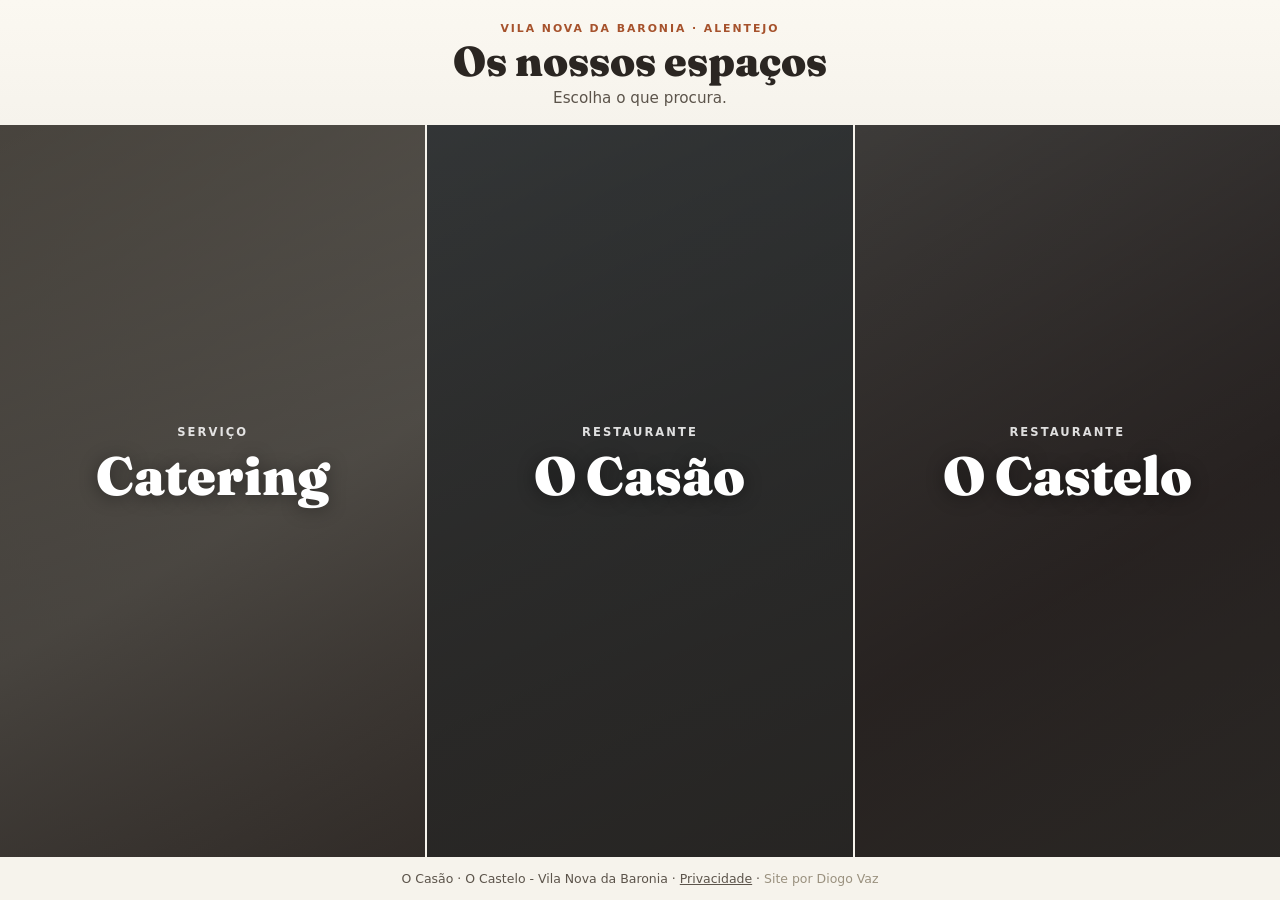
<file: index.html>
<!DOCTYPE html>
<html lang="pt-PT">
<head>
  <meta charset="UTF-8">
  <meta name="viewport" content="width=device-width, initial-scale=1">
  <title>O Casão · O Castelo · Catering - Vila Nova da Baronia</title>
  <meta name="description" content="Dois restaurantes de cozinha alentejana em Vila Nova da Baronia e serviço de catering. Escolha o que procura.">
  <meta name="theme-color" content="#1E5A78">
  <link rel="canonical" href="https://ocasao.pt/">

  <link rel="icon" href="/favicon.svg" type="image/svg+xml">
  <link rel="apple-touch-icon" href="/favicon.svg">
  <link rel="manifest" href="/site.webmanifest">

  <meta property="og:type" content="website">
  <meta property="og:locale" content="pt_PT">
  <meta property="og:title" content="O Casão · O Castelo · Catering">
  <meta property="og:description" content="Dois restaurantes alentejanos e serviço de catering em Vila Nova da Baronia.">
  <meta property="og:url" content="https://ocasao.pt/">
  <meta property="og:image" content="https://ocasao.pt/img/og.jpg">
  <meta name="twitter:card" content="summary_large_image">

  <link rel="preload" href="fonts/fraunces-latin.woff2" as="font" type="font/woff2" crossorigin>
  <link rel="stylesheet" href="fonts.css">

  <link rel="stylesheet" href="portal.css">
</head>
<body class="portal">

  <a class="skip-link" href="#painel-casao">Saltar para as opções</a>

  <header class="portal-cabec">
    <p class="portal-sobrenome">Vila Nova da Baronia · Alentejo</p>
    <h1 class="portal-titulo">Os nossos espaços</h1>
    <p class="portal-intro">Escolha o que procura.</p>
  </header>

  <main class="portal-grid" id="painel-casao">

    <!-- ───────── CATERING ───────── -->
    <a class="painel painel-catering" href="catering.html" aria-label="Catering - ver mais">
      <span class="painel-fundo" aria-hidden="true"></span>
      <span class="painel-overlay" aria-hidden="true"></span>
      <span class="painel-conteudo">
        <span class="painel-etiqueta">Serviço</span>
        <span class="painel-titulo">Catering</span>
        <span class="painel-cta">
          Em breve
          <svg viewBox="0 0 24 24" width="18" height="18" fill="none" stroke="currentColor" stroke-width="2" aria-hidden="true"><path d="M5 12h14M13 6l6 6-6 6"/></svg>
        </span>
      </span>
    </a>

    <!-- ───────── O CASÃO ───────── -->
    <a class="painel painel-casao painel-ativo-inicial" href="casao.html" aria-label="O Casão - restaurante de cozinha alentejana">
      <span class="painel-fundo" aria-hidden="true"></span>
      <span class="painel-overlay" aria-hidden="true"></span>
      <span class="painel-conteudo">
        <span class="painel-etiqueta">Restaurante</span>
        <span class="painel-titulo">O Casão</span>
        <span class="painel-cta">
          Ver
          <svg viewBox="0 0 24 24" width="18" height="18" fill="none" stroke="currentColor" stroke-width="2" aria-hidden="true"><path d="M5 12h14M13 6l6 6-6 6"/></svg>
        </span>
      </span>
    </a>

    <!-- ───────── O CASTELO ───────── -->
    <a class="painel painel-castelo" href="castelo.html" aria-label="O Castelo - restaurante de ambiente histórico">
      <span class="painel-fundo" aria-hidden="true"></span>
      <span class="painel-overlay" aria-hidden="true"></span>
      <span class="painel-conteudo">
        <span class="painel-etiqueta">Restaurante</span>
        <span class="painel-titulo">O Castelo</span>
        <span class="painel-cta">
          Ver
          <svg viewBox="0 0 24 24" width="18" height="18" fill="none" stroke="currentColor" stroke-width="2" aria-hidden="true"><path d="M5 12h14M13 6l6 6-6 6"/></svg>
        </span>
      </span>
    </a>

  </main>

  <footer class="portal-rodape">
    <p>O Casão · O Castelo - Vila Nova da Baronia · <a href="privacidade.html">Privacidade</a> · <span>Site por Diogo Vaz</span></p>
  </footer>

  <script src="portal.js"></script>
</body>
</html>
</file>
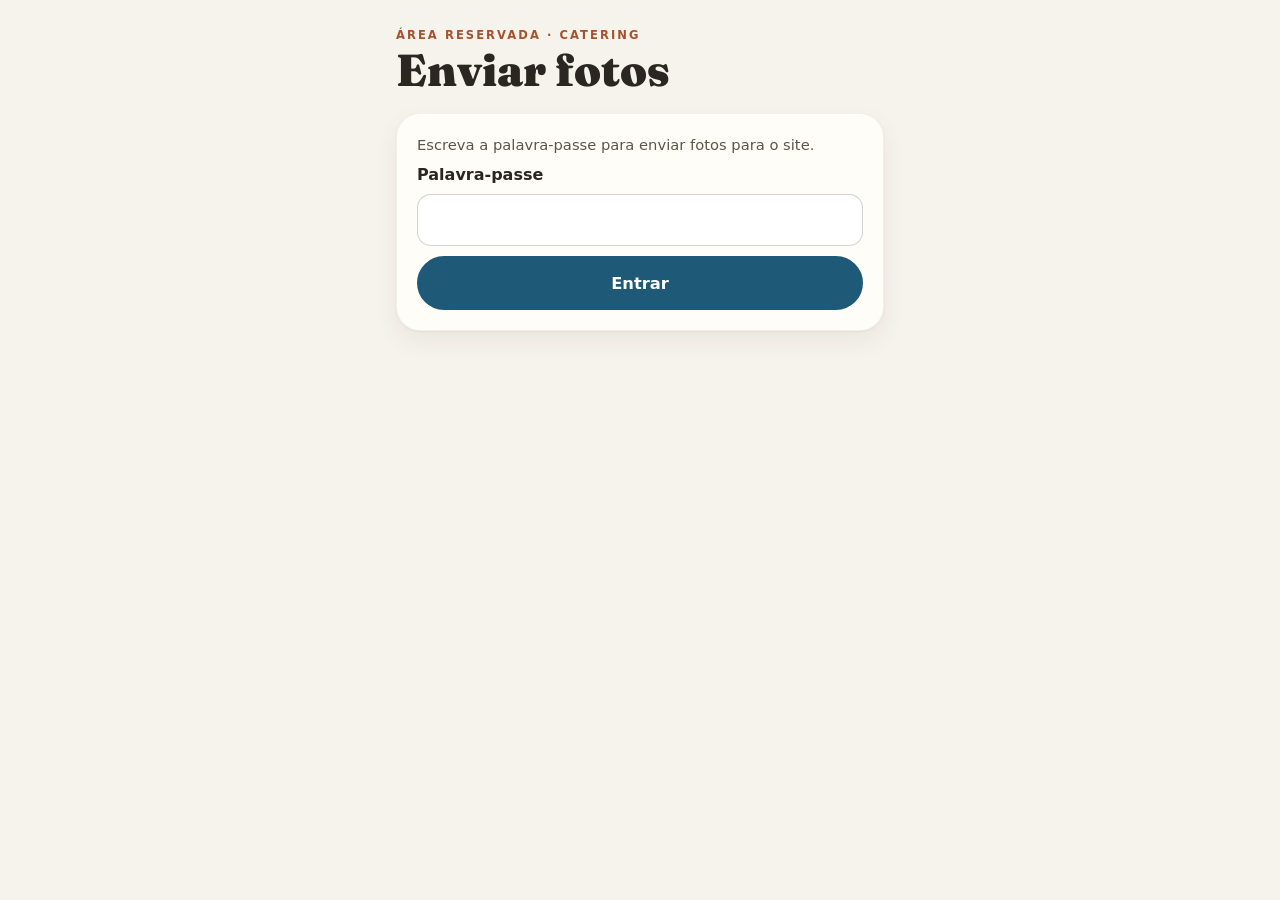
<file: fotos.html>
<!DOCTYPE html>
<html lang="pt-PT">
<head>
  <meta charset="UTF-8">
  <meta name="viewport" content="width=device-width, initial-scale=1">
  <title>Enviar fotos | Catering · O Casão</title>
  <meta name="robots" content="noindex, nofollow">
  <meta name="theme-color" content="#1E5A78">
  <link rel="icon" href="/favicon.svg" type="image/svg+xml">
  <link rel="preload" href="fonts/fraunces-latin.woff2" as="font" type="font/woff2" crossorigin>
  <link rel="stylesheet" href="fonts.css">
  <link rel="stylesheet" href="portal.css">
  <link rel="stylesheet" href="fotos.css">
</head>
<body class="fotos-pagina">

  <main class="fotos-main">
    <p class="fotos-etiqueta">Área reservada · Catering</p>
    <h1 class="fotos-titulo">Enviar fotos</h1>

    <!-- 1. Palavra-passe -->
    <form id="f-login" class="fotos-cartao" autocomplete="on">
      <p class="fotos-ajuda">Escreva a palavra-passe para enviar fotos para o site.</p>
      <label class="fotos-rotulo" for="f-senha">Palavra-passe</label>
      <input class="fotos-campo" id="f-senha" type="password" autocomplete="current-password" required>
      <p class="fotos-erro" id="f-login-erro" role="alert" hidden></p>
      <button class="fotos-btn fotos-btn-cheio" type="submit" id="f-entrar">Entrar</button>
    </form>

    <!-- 2. Envio -->
    <section id="f-app" hidden>
      <div class="fotos-cartao">
        <label class="fotos-rotulo" for="f-album">1. Em que álbum ficam as fotos?</label>
        <select class="fotos-campo" id="f-album"></select>
        <div id="f-novo-caixa" hidden>
          <label class="fotos-rotulo" for="f-novo">Nome do álbum novo</label>
          <input class="fotos-campo" id="f-novo" type="text" maxlength="60" placeholder="Ex.: Casamento da Ana" autocomplete="off">
          <p class="fotos-nota">Só letras, números, espaços, hífen e ponto.</p>
        </div>
      </div>

      <div class="fotos-cartao">
        <p class="fotos-rotulo">2. Escolha as fotos</p>
        <label class="fotos-btn fotos-btn-borda" for="f-ficheiros">Escolher fotos do telemóvel</label>
        <input class="fotos-oculto" id="f-ficheiros" type="file" accept="image/*" multiple>
        <p class="fotos-nota" id="f-contagem">Nenhuma foto escolhida.</p>
        <ul class="fotos-lista" id="f-lista"></ul>
      </div>

      <button class="fotos-btn fotos-btn-cheio" type="button" id="f-enviar" disabled>Enviar fotos</button>
      <p class="fotos-estado" id="f-estado" role="status" aria-live="polite"></p>

      <button class="fotos-sair" type="button" id="f-sair">Sair</button>
    </section>
  </main>

  <script src="fotos.js"></script>
</body>
</html>
</file>
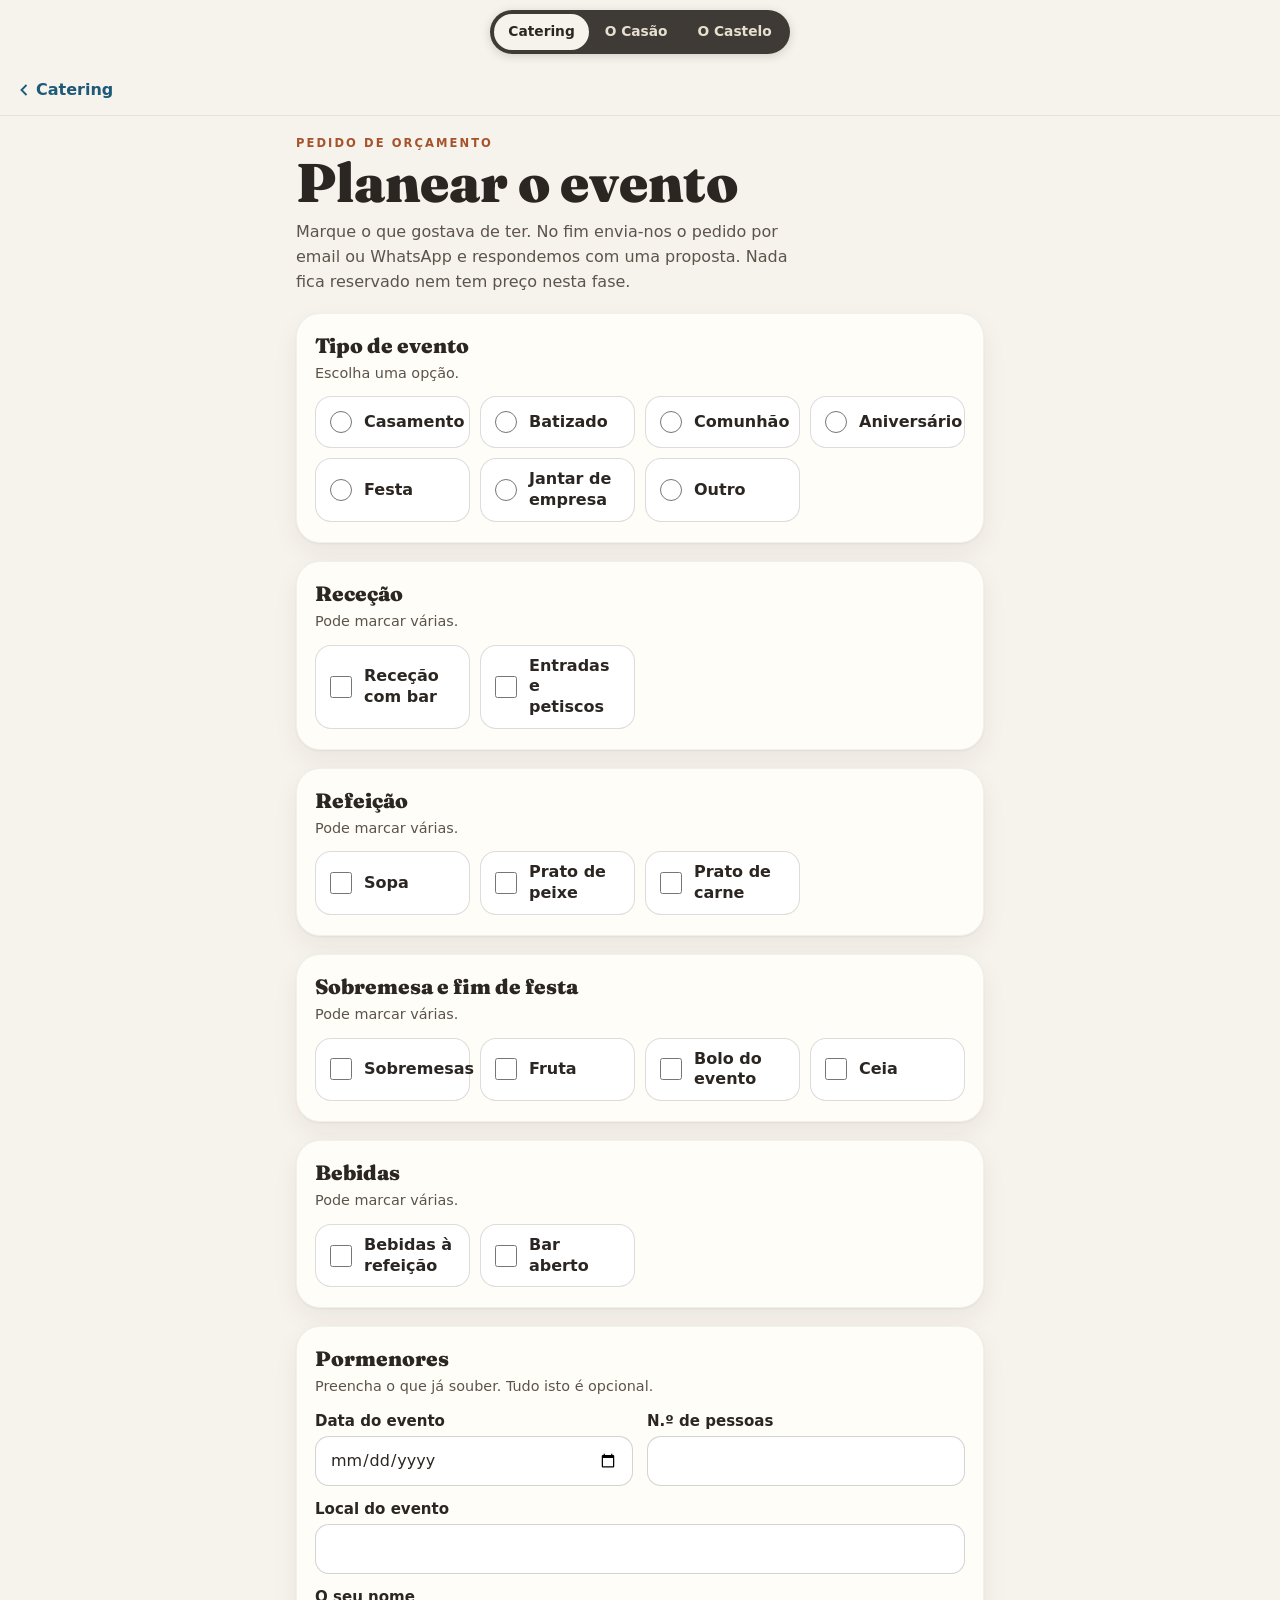
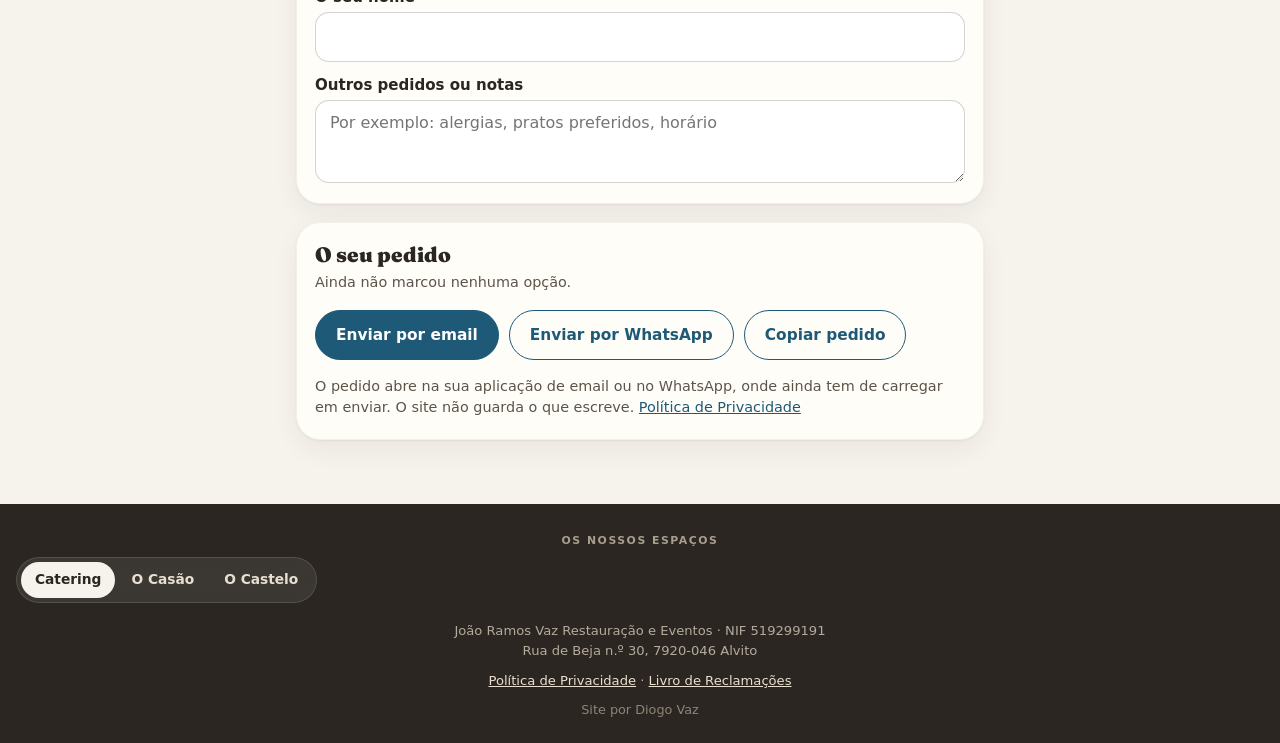
<file: planear.html>
<!DOCTYPE html>
<html lang="pt-PT">
<head>
  <meta charset="UTF-8">
  <meta name="viewport" content="width=device-width, initial-scale=1">
  <title>Planear o evento | Catering</title>
  <meta name="description" content="Marque o que quer no seu evento e envie-nos o pedido de orçamento de catering.">
  <meta name="theme-color" content="#1E5A78">
  <meta name="robots" content="noindex">
  <link rel="icon" href="/favicon.svg" type="image/svg+xml">
  <link rel="preload" href="fonts/fraunces-latin.woff2" as="font" type="font/woff2" crossorigin>
  <link rel="stylesheet" href="fonts.css">
  <link rel="stylesheet" href="portal.css">
  <link rel="stylesheet" href="catering.css">
  <link rel="stylesheet" href="espacos.css">
  <link rel="stylesheet" href="planear.css">
</head>
<body class="cat-pagina plano-pagina" data-espaco="catering">

  <header class="cat-topo">
    <a class="cat-voltar" href="catering.html">
      <svg viewBox="0 0 24 24" width="20" height="20" fill="none" stroke="currentColor" stroke-width="2.2" aria-hidden="true"><path d="M15 18l-6-6 6-6"/></svg>
      Catering
    </a>
  </header>

  <main class="cat-main plano-main">
    <p class="cat-etiqueta">Pedido de orçamento</p>
    <h1 class="cat-titulo">Planear o evento</h1>
    <p class="cat-intro">Marque o que gostava de ter. No fim envia-nos o pedido por email ou WhatsApp e respondemos com uma proposta. Nada fica reservado nem tem preço nesta fase.</p>

    <noscript><p class="plano-aviso">Para usar o planeador é preciso ter o JavaScript ligado. Pode também ligar-nos: <a href="tel:+351964894175">+351 964 894 175</a>.</p></noscript>

    <form id="plano-form" novalidate>
      <div id="plano-grupos"></div>

      <fieldset class="plano-cartao">
        <legend>Pormenores</legend>
        <p class="plano-ajuda">Preencha o que já souber. Tudo isto é opcional.</p>
        <div class="plano-campos">
          <label class="plano-campo">Data do evento
            <input type="date" id="plano-data" name="data">
          </label>
          <label class="plano-campo">N.º de pessoas
            <input type="number" id="plano-pessoas" name="pessoas" min="1" step="1" inputmode="numeric">
          </label>
          <label class="plano-campo plano-largo">Local do evento
            <input type="text" id="plano-local" name="local" maxlength="120">
          </label>
          <label class="plano-campo plano-largo">O seu nome
            <input type="text" id="plano-nome" name="nome" maxlength="80" autocomplete="name">
          </label>
          <label class="plano-campo plano-largo">Outros pedidos ou notas
            <textarea id="plano-notas" name="notas" rows="3" maxlength="600" placeholder="Por exemplo: alergias, pratos preferidos, horário"></textarea>
          </label>
        </div>
      </fieldset>

      <section class="plano-cartao plano-resumo" aria-labelledby="plano-resumo-tit">
        <h2 id="plano-resumo-tit">O seu pedido</h2>
        <p class="plano-ajuda" id="plano-vazio">Ainda não marcou nenhuma opção.</p>
        <pre class="plano-texto" id="plano-texto" hidden></pre>

        <p class="plano-aviso" id="plano-aviso" role="status" aria-live="polite"></p>

        <div class="plano-enviar">
          <button type="button" class="cat-btn cat-btn-cheio" id="plano-email">Enviar por email</button>
          <button type="button" class="cat-btn" id="plano-whatsapp">Enviar por WhatsApp</button>
          <button type="button" class="cat-btn" id="plano-copiar">Copiar pedido</button>
        </div>
        <p class="plano-ajuda">O pedido abre na sua aplicação de email ou no WhatsApp, onde ainda tem de carregar em enviar. O site não guarda o que escreve. <a href="privacidade.html">Política de Privacidade</a></p>
      </section>
    </form>
  </main>

  <footer class="cat-rodape">
    <div data-espacos></div>
    <p class="cat-rodape-legal">João Ramos Vaz Restauração e Eventos · NIF 519299191<br>Rua de Beja n.º 30, 7920-046 Alvito</p>
    <p class="cat-rodape-legal">
      <a href="privacidade.html">Política de Privacidade</a> ·
      <a href="https://www.livroreclamacoes.pt/" target="_blank" rel="noopener">Livro de Reclamações</a>
    </p>
    <p class="cat-rodape-credito">Site por Diogo Vaz</p>
  </footer>

  <script src="planear-dados.js"></script>
  <script src="planear.js"></script>
  <script src="espacos.js"></script>
</body>
</html>
</file>
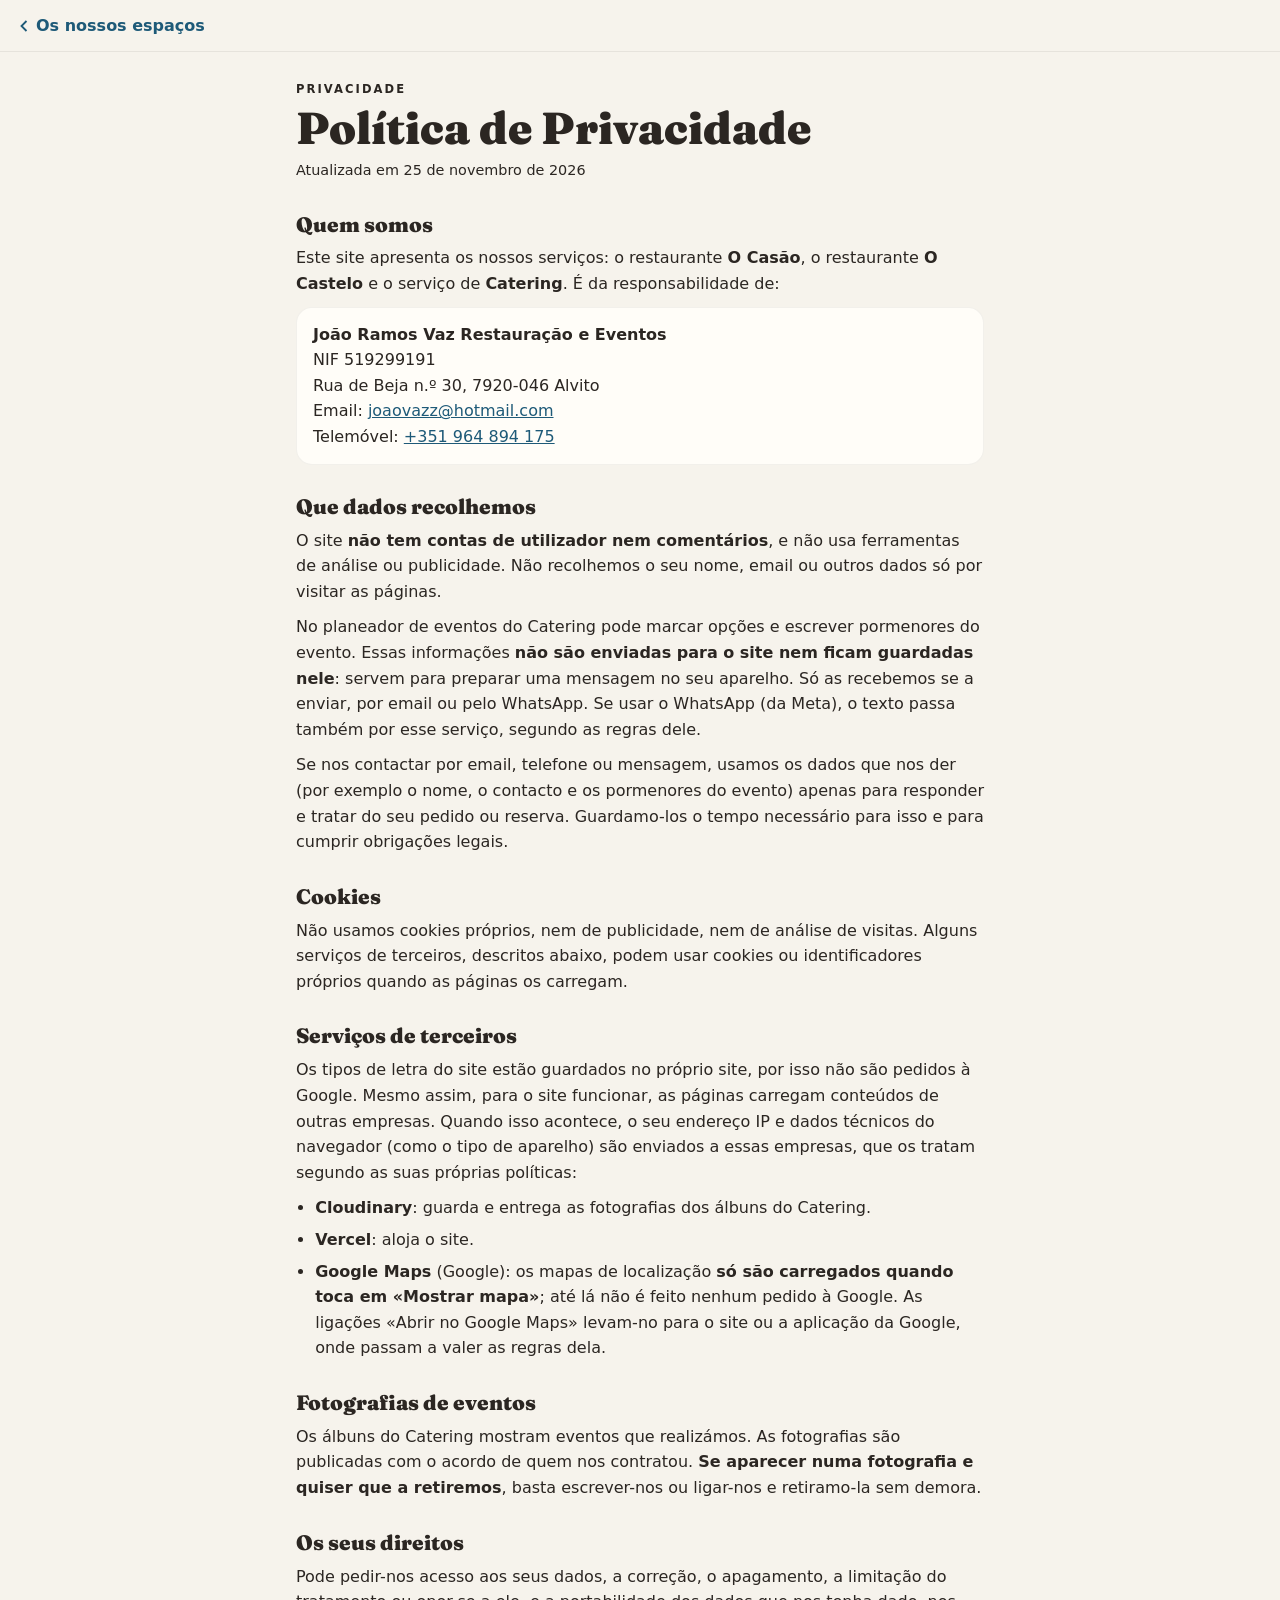
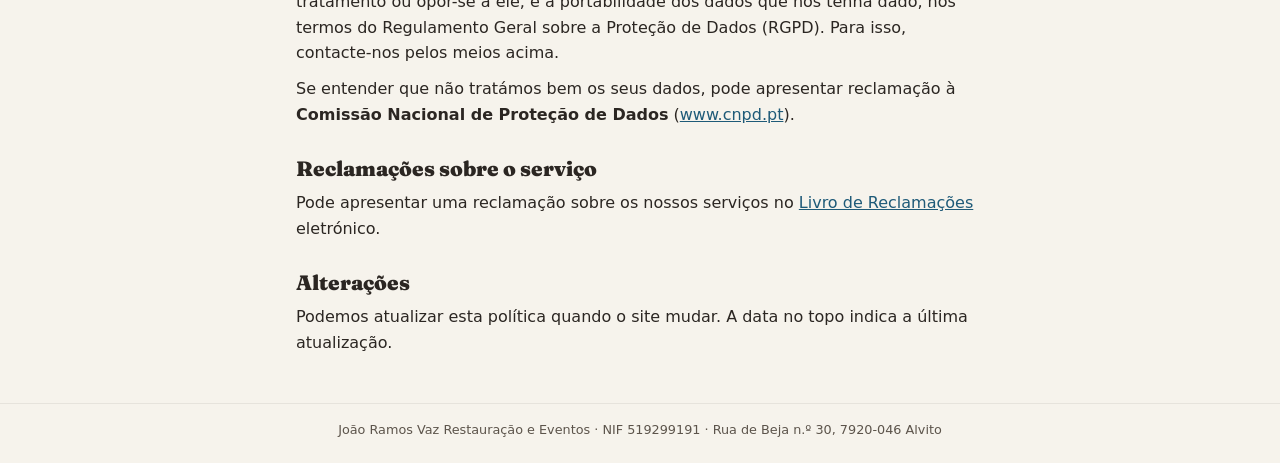
<file: privacidade.html>
<!DOCTYPE html>
<html lang="pt-PT">
<head>
  <meta charset="UTF-8">
  <meta name="viewport" content="width=device-width, initial-scale=1">
  <title>Política de Privacidade | O Casão · O Castelo · Catering</title>
  <meta name="description" content="Como tratamos os dados de quem visita este site: o que recolhemos, que serviços de terceiros usamos e como exercer os seus direitos.">
  <meta name="theme-color" content="#1E5A78">
  <link rel="canonical" href="https://ocasao.pt/privacidade.html">
  <link rel="icon" href="/favicon.svg" type="image/svg+xml">
  <link rel="preload" href="fonts/fraunces-latin.woff2" as="font" type="font/woff2" crossorigin>
  <link rel="stylesheet" href="fonts.css">
  <link rel="stylesheet" href="portal.css">
  <link rel="stylesheet" href="legal.css">
</head>
<body class="legal-pagina">

  <header class="legal-topo">
    <a class="legal-voltar" href="index.html">
      <svg viewBox="0 0 24 24" width="20" height="20" fill="none" stroke="currentColor" stroke-width="2.2" aria-hidden="true"><path d="M15 18l-6-6 6-6"/></svg>
      Os nossos espaços
    </a>
  </header>

  <main class="legal-main">
    <p class="legal-etiqueta">Privacidade</p>
    <h1 class="legal-titulo">Política de Privacidade</h1>
    <p class="legal-data">Atualizada em 25 de novembro de 2026</p>

    <section>
      <h2>Quem somos</h2>
      <p>Este site apresenta os nossos serviços: o restaurante <strong>O Casão</strong>, o restaurante <strong>O Castelo</strong> e o serviço de <strong>Catering</strong>. É da responsabilidade de:</p>
      <address>
        <strong>João Ramos Vaz Restauração e Eventos</strong><br>
        NIF 519299191<br>
        Rua de Beja n.º 30, 7920-046 Alvito<br>
        Email: <a href="mailto:joaovazz@hotmail.com">joaovazz@hotmail.com</a><br>
        Telemóvel: <a href="tel:+351964894175">+351 964 894 175</a>
      </address>
    </section>

    <section>
      <h2>Que dados recolhemos</h2>
      <p>O site <strong>não tem contas de utilizador nem comentários</strong>, e não usa ferramentas de análise ou publicidade. Não recolhemos o seu nome, email ou outros dados só por visitar as páginas.</p>
      <p>No planeador de eventos do Catering pode marcar opções e escrever pormenores do evento. Essas informações <strong>não são enviadas para o site nem ficam guardadas nele</strong>: servem para preparar uma mensagem no seu aparelho. Só as recebemos se a enviar, por email ou pelo WhatsApp. Se usar o WhatsApp (da Meta), o texto passa também por esse serviço, segundo as regras dele.</p>
      <p>Se nos contactar por email, telefone ou mensagem, usamos os dados que nos der (por exemplo o nome, o contacto e os pormenores do evento) apenas para responder e tratar do seu pedido ou reserva. Guardamo-los o tempo necessário para isso e para cumprir obrigações legais.</p>
    </section>

    <section>
      <h2>Cookies</h2>
      <p>Não usamos cookies próprios, nem de publicidade, nem de análise de visitas. Alguns serviços de terceiros, descritos abaixo, podem usar cookies ou identificadores próprios quando as páginas os carregam.</p>
    </section>

    <section>
      <h2>Serviços de terceiros</h2>
      <p>Os tipos de letra do site estão guardados no próprio site, por isso não são pedidos à Google. Mesmo assim, para o site funcionar, as páginas carregam conteúdos de outras empresas. Quando isso acontece, o seu endereço IP e dados técnicos do navegador (como o tipo de aparelho) são enviados a essas empresas, que os tratam segundo as suas próprias políticas:</p>
      <ul>
        <li><strong>Cloudinary</strong>: guarda e entrega as fotografias dos álbuns do Catering.</li>
        <li><strong>Vercel</strong>: aloja o site.</li>
        <li><strong>Google Maps</strong> (Google): os mapas de localização <strong>só são carregados quando toca em «Mostrar mapa»</strong>; até lá não é feito nenhum pedido à Google. As ligações «Abrir no Google Maps» levam-no para o site ou a aplicação da Google, onde passam a valer as regras dela.</li>
      </ul>
    </section>

    <section>
      <h2>Fotografias de eventos</h2>
      <p>Os álbuns do Catering mostram eventos que realizámos. As fotografias são publicadas com o acordo de quem nos contratou. <strong>Se aparecer numa fotografia e quiser que a retiremos</strong>, basta escrever-nos ou ligar-nos e retiramo-la sem demora.</p>
    </section>

    <section>
      <h2>Os seus direitos</h2>
      <p>Pode pedir-nos acesso aos seus dados, a correção, o apagamento, a limitação do tratamento ou opor-se a ele, e a portabilidade dos dados que nos tenha dado, nos termos do Regulamento Geral sobre a Proteção de Dados (RGPD). Para isso, contacte-nos pelos meios acima.</p>
      <p>Se entender que não tratámos bem os seus dados, pode apresentar reclamação à <strong>Comissão Nacional de Proteção de Dados</strong> (<a href="https://www.cnpd.pt" target="_blank" rel="noopener">www.cnpd.pt</a>).</p>
    </section>

    <section>
      <h2>Reclamações sobre o serviço</h2>
      <p>Pode apresentar uma reclamação sobre os nossos serviços no <a href="https://www.livroreclamacoes.pt/" target="_blank" rel="noopener">Livro de Reclamações</a> eletrónico.</p>
    </section>

    <section>
      <h2>Alterações</h2>
      <p>Podemos atualizar esta política quando o site mudar. A data no topo indica a última atualização.</p>
    </section>
  </main>

  <footer class="legal-rodape">
    <p>João Ramos Vaz Restauração e Eventos · NIF 519299191 · Rua de Beja n.º 30, 7920-046 Alvito</p>
  </footer>

</body>
</html>
</file>
<file: fonts.css>
/* Tipos de letra alojados no próprio site (sem pedidos à Google).
   Fraunces e Cinzel: fontes variáveis, licença SIL OFL 1.1 (ver fonts/LICENCAS.txt).
   Só o subconjunto "latin" (cobre o português); o resto cai nas fontes de sistema da lista. */
@font-face {
  font-family: "Fraunces";
  font-style: normal;
  font-weight: 100 900;
  font-display: swap;
  src: url("fonts/fraunces-latin.woff2") format("woff2");
  unicode-range: U+0000-00FF, U+0131, U+0152-0153, U+02BB-02BC, U+02C6, U+02DA, U+02DC, U+0304, U+0308, U+0329, U+2000-206F, U+20AC, U+2122, U+2191, U+2193, U+2212, U+2215, U+FEFF, U+FFFD;
}
@font-face {
  font-family: "Cinzel";
  font-style: normal;
  font-weight: 400 900;
  font-display: swap;
  src: url("fonts/cinzel-latin.woff2") format("woff2");
  unicode-range: U+0000-00FF, U+0131, U+0152-0153, U+02BB-02BC, U+02C6, U+02DA, U+02DC, U+0304, U+0308, U+0329, U+2000-206F, U+20AC, U+2122, U+2191, U+2193, U+2212, U+2215, U+FEFF, U+FFFD;
}
</file>
<file: portal.css>
/* ============================================================
   Portal "Os nossos espaços" - Catering · O Casão · O Castelo
   Mesma identidade "Cal e Barra" do site do Casão.
   ============================================================ */
:root {
  --cal:      #F6F3EC;
  --azul:     #1E5A78;
  --azul-esc: #16435A;
  --ocre:     #C8922E;
  --trigo:    #E3C06A;
  --barro:    #A6522C;
  --carvao:   #2B2622;
  --carvao-2: #5C544B;
  --branco:   #FFFDF8;

  --fonte-display: "Fraunces", Georgia, "Times New Roman", serif;
  --fonte-corpo: system-ui, -apple-system, "Segoe UI", Roboto, Helvetica, Arial, sans-serif;
}

* { box-sizing: border-box; margin: 0; padding: 0; }

body.portal {
  font-family: var(--fonte-corpo);
  color: var(--carvao);
  background: var(--cal);
  display: flex;
  flex-direction: column;
  min-height: 100svh;
  -webkit-font-smoothing: antialiased;
}

/* Salto para conteúdo */
.skip-link {
  position: absolute;
  left: 12px; top: -60px;
  z-index: 100;
  background: var(--azul);
  color: #fff;
  padding: 10px 16px;
  border-radius: 4px;
  text-decoration: none;
  font-weight: 600;
  transition: top .18s ease;
}
.skip-link:focus { top: 12px; }

/* ───────── Cabeçalho ───────── */
.portal-cabec {
  text-align: center;
  padding: 22px 20px 18px;
  background: linear-gradient(180deg, #FBF8F1, var(--cal));
}
.portal-sobrenome {
  text-transform: uppercase;
  letter-spacing: .18em;
  font-size: .68rem;
  font-weight: 700;
  color: var(--barro);
  margin-bottom: 6px;
}
.portal-titulo {
  font-family: var(--fonte-display);
  font-weight: 900;
  font-size: clamp(1.8rem, 6vw, 2.6rem);
  line-height: 1;
  color: var(--carvao);
}
.portal-intro { color: var(--carvao-2); margin-top: 6px; font-size: .95rem; }

/* ───────── Grelha de painéis ───────── */
.portal-grid {
  flex: 1;
  display: flex;
  min-height: 0;
}

.painel {
  position: relative;
  flex: 1 1 0;
  min-width: 0;
  overflow: hidden;
  text-decoration: none;
  display: block;
  transition: flex-grow .55s cubic-bezier(.22,.61,.36,1);
}
.painel + .painel { border-left: 2px solid var(--cal); }

/* Fundo (placeholder em gradiente - trocar por foto: definir --bg com url(...)) */
.painel-fundo {
  position: absolute;
  inset: 0;
  background: var(--bg, #999);
  background-size: cover;
  background-position: center;
  filter: grayscale(.85) brightness(.5) contrast(.95);
  transform: scale(1.01);
  transition: filter .55s ease, transform .7s ease;
}
.painel-overlay {
  position: absolute;
  inset: 0;
  background: linear-gradient(180deg, rgba(43,38,34,.25), rgba(43,38,34,.6));
  transition: opacity .55s ease;
}

/* Placeholders de cor por zona (substituir por fotos reais) */
.painel-catering { --bg: linear-gradient(150deg, #C8922E 0%, #E3C06A 55%, #A6522C 100%); }
.painel-casao    { --bg: linear-gradient(155deg, #2E7A9E 0%, #1E5A78 55%, #16435A 100%); }
.painel-castelo  { --bg: linear-gradient(150deg, #8A7E6A 0%, #6E2433 60%, #4A443C 100%); }

/* Conteúdo */
.painel-conteudo {
  position: absolute;
  inset: 0;
  z-index: 2;
  display: flex;
  flex-direction: column;
  align-items: center;
  justify-content: center;
  gap: 10px;
  padding: 24px;
  text-align: center;
  color: #fff;
  pointer-events: none;
}
.painel-etiqueta {
  text-transform: uppercase;
  letter-spacing: .18em;
  font-size: .72rem;
  font-weight: 700;
  color: rgba(255,255,255,.85);
}
.painel-titulo {
  font-family: var(--fonte-display);
  font-weight: 900;
  font-size: clamp(1.9rem, 4.2vw, 3.4rem);
  line-height: 1;
  text-shadow: 0 2px 18px rgba(0,0,0,.4);
}
.painel-cta {
  display: inline-flex;
  align-items: center;
  gap: 7px;
  margin-top: 6px;
  font-weight: 600;
  font-size: .95rem;
  padding: 9px 18px;
  border-radius: 999px;
  border: 1.5px solid rgba(255,255,255,.7);
  background: rgba(255,255,255,.08);
  color: #fff;
  backdrop-filter: blur(2px);
  opacity: 0;
  transform: translateY(8px);
  transition: opacity .4s ease, transform .4s ease;
}

/* ───────── Estado ATIVO (hover/teclado no desktop) ───────── */
@media (hover: hover) and (pointer: fine) {
  .portal-grid:hover .painel { flex-grow: .65; }
  .painel:hover, .painel:focus-visible { flex-grow: 2.2; }

  .painel:hover .painel-fundo,
  .painel:focus-visible .painel-fundo { filter: none; transform: scale(1.05); }
  .painel:hover .painel-overlay,
  .painel:focus-visible .painel-overlay { opacity: .12; }
  .painel:hover .painel-cta,
  .painel:focus-visible .painel-cta { opacity: 1; transform: none; }
}

/* ───────── MOBILE / TÁTIL: 3 painéis a preencher o ecrã, SEM scroll ─────────
   Tocar num painel seleciona-o (ganha cor); tocar no selecionado entra.
   Classe ".ativa" gerida por portal.js. */
@media (max-width: 719px), (hover: none) {
  body.portal { height: 100svh; overflow: hidden; }
  .portal-cabec, .portal-rodape { display: none; }   /* ecrã inteiro só para os painéis */
  .portal-grid { flex-direction: column; height: 100svh; }
  .painel { flex: 1 1 0; min-height: 0; }             /* três terços iguais */
  .painel + .painel { border-left: none; border-top: 2px solid var(--cal); }

  .painel.ativa .painel-fundo { filter: none; transform: scale(1.03); }
  .painel.ativa .painel-overlay { opacity: .18; }
  .painel.ativa .painel-cta { opacity: 1; transform: none; }   /* CTA só no selecionado */
  .painel:not(.ativa) .painel-cta { opacity: 0; }
}

/* Antes de o JS correr, destacar o painel inicial (sem flash escuro) */
@media (hover: none) {
  .painel-ativo-inicial .painel-fundo { filter: none; }
  .painel-ativo-inicial .painel-overlay { opacity: .18; }
  .painel-ativo-inicial .painel-cta { opacity: 1; transform: none; }
}

/* ───────── Rodapé ───────── */
.portal-rodape {
  text-align: center;
  padding: 14px 20px;
  font-size: .78rem;
  color: var(--carvao-2);
  background: var(--cal);
}
.portal-rodape span { color: #9a917f; }
.portal-rodape a { color: inherit; }

/* Desktop: portal ocupa o ecrã, sem scroll */
@media (min-width: 720px) and (hover: hover) {
  body.portal { height: 100svh; overflow: hidden; }
}

@media (prefers-reduced-motion: reduce) {
  .painel, .painel-fundo, .painel-overlay, .painel-cta { transition: none; }
  .painel:hover .painel-fundo, .painel:focus-visible .painel-fundo,
  .painel.ativa .painel-fundo { transform: none; }
}

/* ============================================================
   Página "Em breve" (stubs Catering / O Castelo)
   ============================================================ */
.em-breve {
  flex: 1;
  display: flex;
  flex-direction: column;
  align-items: center;
  justify-content: center;
  text-align: center;
  gap: 14px;
  padding: 40px 24px;
}
.em-breve-etiqueta {
  text-transform: uppercase;
  letter-spacing: .18em;
  font-size: .72rem;
  font-weight: 700;
  color: var(--barro);
}
.em-breve-titulo {
  font-family: var(--fonte-display);
  font-weight: 900;
  font-size: clamp(2.4rem, 10vw, 4rem);
  line-height: 1;
  color: var(--carvao);
}
.em-breve-texto { color: var(--carvao-2); max-width: 420px; line-height: 1.6; }
.em-breve-voltar {
  margin-top: 8px;
  display: inline-flex;
  align-items: center;
  gap: 8px;
  font-weight: 600;
  text-decoration: none;
  color: #fff;
  background: var(--azul);
  padding: 12px 22px;
  border-radius: 4px;
  transition: background .15s ease;
}
.em-breve-voltar:hover { background: var(--azul-esc); }
</file>
<file: fotos.css>
/* ============================================================
   Página de envio de fotos (/fotos) - pensada para telemóvel.
   Usa as variáveis de cor de portal.css.
   ============================================================ */
body.fotos-pagina {
  font-family: var(--fonte-corpo);
  color: var(--carvao);
  background: var(--cal);
  min-height: 100svh;
  -webkit-font-smoothing: antialiased;
}
.fotos-main { max-width: 520px; margin: 0 auto; padding: 28px 16px 56px; }
.fotos-etiqueta {
  text-transform: uppercase;
  letter-spacing: .18em;
  font-size: .72rem;
  font-weight: 700;
  color: var(--barro);
}
.fotos-titulo {
  font-family: var(--fonte-display);
  font-weight: 900;
  font-size: clamp(2rem, 9vw, 2.8rem);
  line-height: 1;
  margin: 6px 0 20px;
}

.fotos-cartao {
  display: grid;
  gap: 10px;
  padding: 20px;
  margin-bottom: 14px;
  border-radius: 24px;
  background: var(--branco);
  border: 1px solid rgba(43,38,34,.06);
  box-shadow: 0 1px 2px rgba(43,38,34,.06), 0 10px 26px rgba(43,38,34,.06);
}
.fotos-rotulo { font-weight: 700; font-size: 1rem; }
.fotos-ajuda, .fotos-nota { color: var(--carvao-2); font-size: .92rem; line-height: 1.45; }
.fotos-nota { font-size: .85rem; }
.fotos-erro { color: #A3281C; font-weight: 600; }

.fotos-campo {
  width: 100%;
  min-height: 52px;
  padding: 0 14px;
  border: 1.5px solid rgba(43,38,34,.2);
  border-radius: 14px;
  background: #fff;
  color: var(--carvao);
  font: inherit;
  font-size: 1rem;          /* 16px: o iPhone não faz zoom ao tocar */
}
.fotos-campo:focus-visible { outline: 3px solid var(--azul); outline-offset: 2px; }

.fotos-btn {
  display: flex;
  align-items: center;
  justify-content: center;
  min-height: 54px;
  padding: 0 22px;
  border-radius: 999px;
  border: 2px solid var(--azul);
  font: inherit;
  font-weight: 700;
  font-size: 1.02rem;
  text-align: center;
  cursor: pointer;
  -webkit-tap-highlight-color: transparent;
  transition: background .15s ease, transform .15s ease, opacity .15s ease;
}
.fotos-btn:active { transform: scale(.98); }
.fotos-btn:focus-visible, .fotos-oculto:focus-visible + .fotos-nota { outline: 3px solid var(--azul); outline-offset: 3px; }
.fotos-btn-cheio { width: 100%; background: var(--azul); color: #fff; }
.fotos-btn-cheio:hover { background: var(--azul-esc); }
.fotos-btn-cheio:disabled { opacity: .45; cursor: default; }
.fotos-btn-borda { background: transparent; color: var(--azul); }
.fotos-btn-borda:hover { background: rgba(30,90,120,.08); }
.fotos-oculto { position: absolute; width: 1px; height: 1px; opacity: 0; pointer-events: none; }

.fotos-lista { list-style: none; display: grid; gap: 6px; }
.fotos-item {
  display: grid;
  grid-template-columns: 1fr auto;
  gap: 4px 10px;
  align-items: center;
  padding: 10px 12px;
  border-radius: 12px;
  background: var(--cal);
  font-size: .88rem;
}
.fotos-item-nome { overflow: hidden; text-overflow: ellipsis; white-space: nowrap; }
.fotos-item-estado { color: var(--carvao-2); white-space: nowrap; }
.fotos-item.ok .fotos-item-estado { color: #1D7A3F; font-weight: 700; }
.fotos-item.erro .fotos-item-estado { color: #A3281C; font-weight: 700; }
.fotos-barra { grid-column: 1 / -1; height: 5px; border-radius: 999px; background: rgba(43,38,34,.12); overflow: hidden; }
.fotos-barra > span { display: block; height: 100%; width: 0; background: var(--azul); transition: width .15s linear; }
.fotos-item.ok .fotos-barra > span { background: #1D7A3F; }
.fotos-item.erro .fotos-barra > span { background: #A3281C; }

.fotos-estado { margin-top: 14px; font-weight: 600; line-height: 1.45; }
.fotos-estado.ok { color: #1D7A3F; }
.fotos-estado.erro { color: #A3281C; }
.fotos-sair {
  display: block;
  margin: 26px auto 0;
  padding: 10px 16px;
  background: none;
  border: 0;
  color: var(--carvao-2);
  font: inherit;
  text-decoration: underline;
  cursor: pointer;
}

[hidden] { display: none !important; }
@media (prefers-reduced-motion: reduce) { .fotos-btn, .fotos-barra > span { transition: none; } }
</file>
<file: catering.css>
/* ============================================================
   Catering - álbuns de fotos (estilo "Álbuns" do iPhone)
   Usa as variáveis de cor de portal.css.
   ============================================================ */
body.cat-pagina {
  font-family: var(--fonte-corpo);
  color: var(--carvao);
  background: var(--cal);
  min-height: 100svh;
  -webkit-font-smoothing: antialiased;
}

/* ───────── Barra de topo ───────── */
.cat-topo {
  position: sticky;
  top: 0;
  z-index: 20;
  display: flex;
  align-items: center;
  gap: 12px;
  height: 52px;
  padding: 0 12px;
  background: rgba(246,243,236,.88);
  backdrop-filter: blur(10px);
  -webkit-backdrop-filter: blur(10px);
  border-bottom: 1px solid rgba(43,38,34,.08);
}
.cat-voltar {
  display: inline-flex;
  align-items: center;
  gap: 2px;
  color: var(--azul);
  font-weight: 600;
  font-size: 1rem;
  text-decoration: none;
  padding: 8px 8px 8px 2px;
  border-radius: 8px;
}
.cat-voltar:hover { color: var(--azul-esc); }
.cat-voltar:focus-visible { outline: 2px solid var(--azul); outline-offset: 2px; }
.cat-topo-titulo {
  font-family: var(--fonte-display);
  font-weight: 900;
  font-size: 1.05rem;
  white-space: nowrap;
  overflow: hidden;
  text-overflow: ellipsis;
  opacity: 0;
  transition: opacity .2s ease;
}
.cat-pagina.em-album .cat-topo-titulo { opacity: 1; }

/* ───────── Conteúdo ───────── */
.cat-main {
  max-width: 1040px;
  margin: 0 auto;
  padding: 20px 16px 56px;
}
.cat-etiqueta {
  text-transform: uppercase;
  letter-spacing: .18em;
  font-size: .72rem;
  font-weight: 700;
  color: var(--barro);
}
.cat-titulo {
  font-family: var(--fonte-display);
  font-weight: 900;
  font-size: clamp(2.2rem, 9vw, 3.4rem);
  line-height: 1;
  margin-top: 6px;
}
.cat-intro {
  color: var(--carvao-2);
  line-height: 1.55;
  max-width: 520px;
  margin-top: 10px;
}

/* ───────── Apresentação ───────── */
.cat-hero {
  padding: 28px 22px 26px;
  border-radius: 28px;
  background:
    radial-gradient(120% 120% at 100% 0%, rgba(227,192,106,.55), transparent 60%),
    linear-gradient(150deg, #FBF3DE, var(--branco));
  border: 1px solid rgba(43,38,34,.06);
  box-shadow: 0 1px 2px rgba(43,38,34,.06), 0 12px 30px rgba(43,38,34,.07);
}
@media (min-width: 700px) { .cat-hero { padding: 40px 40px 36px; } }
.cat-acoes { display: flex; flex-wrap: wrap; gap: 10px; margin-top: 22px; }
.cat-btn {
  display: inline-flex;
  align-items: center;
  gap: 8px;
  padding: 12px 20px;
  border-radius: 999px;
  border: 1.5px solid var(--azul);
  color: var(--azul);
  background: transparent;
  font: inherit;
  font-weight: 600;
  font-size: .96rem;
  text-decoration: none;
  transition: background .15s ease, color .15s ease, transform .15s ease;
}
.cat-btn:hover { background: rgba(30,90,120,.08); }
.cat-btn:active { transform: scale(.97); }
.cat-btn:focus-visible { outline: 3px solid var(--azul); outline-offset: 3px; }
.cat-btn-cheio { background: var(--azul); color: #fff; }
.cat-btn-cheio:hover { background: var(--azul-esc); }

.cat-sec-titulo {
  font-family: var(--fonte-display);
  font-weight: 900;
  font-size: clamp(1.5rem, 5.5vw, 2rem);
  line-height: 1.1;
  margin-top: 36px;
}
.cat-sec-sub { color: var(--carvao-2); margin-top: 6px; font-size: .95rem; }

/* ───────── Contactos e localização ───────── */
.cat-contactos {
  display: grid;
  gap: 22px;
  margin-top: 48px;
  padding: 24px 20px;
  border-radius: 28px;
  background: var(--branco);
  border: 1px solid rgba(43,38,34,.06);
  box-shadow: 0 1px 2px rgba(43,38,34,.06), 0 12px 30px rgba(43,38,34,.07);
  scroll-margin-top: 68px;
}
.cat-contactos .cat-sec-titulo { margin-top: 6px; }
@media (min-width: 800px) {
  .cat-contactos { grid-template-columns: 1fr 1fr; gap: 32px; padding: 34px; align-items: stretch; }
}
.cat-lista { list-style: none; margin: 20px 0 22px; display: grid; gap: 16px; }
.cat-lista li { display: flex; gap: 14px; align-items: flex-start; }
.cat-icone {
  flex: none;
  display: grid;
  place-items: center;
  width: 42px;
  height: 42px;
  border-radius: 14px;
  background: rgba(30,90,120,.1);
  color: var(--azul);
}
.cat-lista-rot {
  text-transform: uppercase;
  letter-spacing: .12em;
  font-size: .68rem;
  font-weight: 700;
  color: var(--carvao-2);
  margin-bottom: 2px;
}
.cat-lista a { color: var(--azul); font-weight: 600; word-break: break-word; }
.cat-lista address { font-style: normal; line-height: 1.45; font-weight: 600; }
.cat-mapa {
  min-height: 280px;
  border-radius: 20px;
  overflow: hidden;
  background: var(--cal);
}
.cat-mapa iframe { display: block; width: 100%; height: 100%; min-height: 280px; }

/* ───────── Álbuns (capas quadradas + título + n.º de fotos) ───────── */
.cat-grelha-albuns {
  display: grid;
  grid-template-columns: repeat(2, 1fr);
  gap: 22px 14px;
  margin-top: 26px;
}
@media (min-width: 600px)  { .cat-grelha-albuns { grid-template-columns: repeat(3, 1fr); gap: 28px 18px; } }
@media (min-width: 900px)  { .cat-grelha-albuns { grid-template-columns: repeat(4, 1fr); } }

.cat-album-cartao {
  display: block;
  width: 100%;
  text-align: left;
  background: none;
  border: 0;
  padding: 0;
  font: inherit;
  color: inherit;
  cursor: pointer;
  -webkit-tap-highlight-color: transparent;
}
.cat-capa {
  position: relative;
  aspect-ratio: 1;
  border-radius: 24px;
  overflow: hidden;
  background: var(--cal);
  box-shadow: 0 1px 2px rgba(43,38,34,.12), 0 6px 16px rgba(43,38,34,.08);
  transition: transform .2s ease, box-shadow .2s ease;
}
.cat-album-cartao:hover .cat-capa { transform: translateY(-2px); box-shadow: 0 2px 4px rgba(43,38,34,.12), 0 10px 22px rgba(43,38,34,.12); }
.cat-album-cartao:active .cat-capa { transform: scale(.97); }
.cat-album-cartao:focus-visible { outline: none; }
.cat-album-cartao:focus-visible .cat-capa { outline: 3px solid var(--azul); outline-offset: 3px; }
.cat-capa img { width: 100%; height: 100%; object-fit: cover; display: block; }
.cat-album-nome {
  margin-top: 8px;
  font-weight: 600;
  font-size: .98rem;
  line-height: 1.25;
}
.cat-album-qtd { color: var(--carvao-2); font-size: .88rem; margin-top: 1px; }

/* Placeholder de foto (sem imagem real) */
.cat-ph {
  width: 100%;
  height: 100%;
  display: grid;
  place-items: center;
  color: rgba(255,255,255,.7);
}
.cat-ph svg { width: 34%; max-width: 44px; height: auto; }

/* ───────── Fotos de um álbum (grelha compacta) ───────── */
.cat-album-titulo {
  font-family: var(--fonte-display);
  font-weight: 900;
  font-size: clamp(1.8rem, 7vw, 2.6rem);
  line-height: 1.05;
}
.cat-album-conta { color: var(--carvao-2); margin-top: 6px; font-size: .95rem; }
.cat-grelha-fotos {
  display: grid;
  grid-template-columns: repeat(2, 1fr);
  gap: 10px;
  margin: 20px 0 0;
}
@media (min-width: 520px) { .cat-grelha-fotos { grid-template-columns: repeat(3, 1fr); } }
@media (min-width: 700px) { .cat-grelha-fotos { grid-template-columns: repeat(4, 1fr); gap: 14px; } }
@media (min-width: 900px) { .cat-grelha-fotos { grid-template-columns: repeat(5, 1fr); } }

.cat-foto {
  aspect-ratio: 1;
  display: block;
  width: 100%;
  padding: 0;
  border: 0;
  background: var(--carvao-2);
  border-radius: 20px;
  overflow: hidden;
  cursor: pointer;
  -webkit-tap-highlight-color: transparent;
}
.cat-foto img { width: 100%; height: 100%; object-fit: cover; display: block; transition: transform .25s ease, opacity .25s ease; }
.cat-foto:hover img { transform: scale(1.04); }
.cat-foto:focus-visible { outline: 3px solid var(--azul); outline-offset: 3px; }

/* ───────── Rodapé ───────── */
.cat-rodape {
  margin-top: 8px;
  padding: 30px 16px 26px;
  text-align: center;
  background: var(--carvao);
  color: #D9D1C4;
}
.cat-rodape .espacos-rodape { margin: 0 0 18px; }
.cat-rodape .espacos { margin-inline: auto; }
.cat-rodape-legal { font-size: .82rem; line-height: 1.55; color: #B5AB9C; margin-bottom: 10px; }
.cat-rodape-legal a { color: #E8DFD0; }
.cat-rodape-credito { font-size: .8rem; color: #8E8576; margin-top: 4px; }
.cat-nota-fotos { margin-top: 12px; color: var(--carvao-2); font-size: .88rem; line-height: 1.5; }

/* ───────── Foto em ecrã inteiro ───────── */
.cat-lb {
  position: fixed;
  inset: 0;
  z-index: 50;
  background: rgba(15,12,10,.96);
  display: flex;
  align-items: center;
  justify-content: center;
  touch-action: pan-y;
}
.cat-lb[hidden] { display: none; }
.cat-lb-palco {
  width: 100%;
  height: 100%;
  display: grid;
  place-items: center;
  padding: 56px 12px;
}
.cat-lb-palco img {
  max-width: 100%;
  max-height: 100%;
  object-fit: contain;
  display: block;
  border-radius: 20px;
}
.cat-lb-palco .cat-ph {
  width: min(86vw, 70vh);
  height: min(86vw, 70vh);
  border-radius: 20px;
}
.cat-lb-btn {
  position: absolute;
  z-index: 2;
  display: grid;
  place-items: center;
  width: 44px;
  height: 44px;
  border: 0;
  border-radius: 50%;
  background: rgba(255,255,255,.14);
  color: #fff;
  cursor: pointer;
  backdrop-filter: blur(6px);
  -webkit-backdrop-filter: blur(6px);
  transition: background .15s ease;
}
.cat-lb-btn:hover { background: rgba(255,255,255,.26); }
.cat-lb-btn:focus-visible { outline: 2px solid #fff; outline-offset: 2px; }
.cat-lb-fechar { top: 12px; right: 12px; }
.cat-lb-ant, .cat-lb-seg { top: 50%; transform: translateY(-50%); }
.cat-lb-ant { left: 12px; }
.cat-lb-seg { right: 12px; }
.cat-lb-conta {
  position: absolute;
  bottom: 16px;
  left: 0; right: 0;
  text-align: center;
  color: rgba(255,255,255,.75);
  font-size: .9rem;
}
/* Em ecrãs táteis navega-se a deslizar: setas escondidas */
@media (hover: none) { .cat-lb-ant, .cat-lb-seg { display: none; } }

.cat-pagina.lb-aberta { overflow: hidden; }

@media (prefers-reduced-motion: reduce) {
  .cat-capa, .cat-foto img, .cat-topo-titulo { transition: none; }
}
</file>
<file: espacos.css>
/* ============================================================
   Seletor de espaços (O Casão · O Castelo · Catering)
   Partilhado pelas três páginas. Cores próprias (não depende
   das variáveis de cada página).
   ============================================================ */
.espacos {
  display: flex;
  gap: 2px;
  width: max-content;
  max-width: calc(100% - 24px);
  margin: 10px auto;
  padding: 4px;
  border-radius: 999px;
  background: rgba(43,38,34,.9);
  -webkit-backdrop-filter: blur(8px);
  backdrop-filter: blur(8px);
  box-shadow: 0 2px 10px rgba(43,38,34,.18);
  font-family: system-ui, -apple-system, "Segoe UI", Roboto, Helvetica, Arial, sans-serif;
}
.espacos a {
  display: inline-flex;
  align-items: center;
  min-height: 36px;
  padding: 0 14px;
  border-radius: 999px;
  color: #E8DFD0;
  font-size: .86rem;
  font-weight: 600;
  line-height: 1;
  text-decoration: none;
  white-space: nowrap;
  transition: background .15s ease, color .15s ease;
}
.espacos a:hover { background: rgba(255,255,255,.12); color: #fff; }
.espacos a:focus-visible { outline: 2px solid #fff; outline-offset: 1px; }
.espacos a[aria-current="page"] { background: #F6F3EC; color: #2B2622; }
@media (max-width: 380px) { .espacos a { padding: 0 11px; font-size: .82rem; } }

/* No topo do Casão e do Castelo flutua por cima do cabeçalho (sem empurrar o conteúdo) */
body:not(.cat-pagina) > .espacos {
  position: absolute;
  top: 0;
  left: 50%;
  transform: translateX(-50%);
  margin: 10px 0 0;
  z-index: 30;
}

/* No rodapé (fundo escuro) */
.espacos-rodape { margin: 28px auto 26px; }
.espacos-rodape .espacos {
  margin: 0;
  background: rgba(255,255,255,.08);
  box-shadow: none;
  border: 1px solid rgba(255,255,255,.12);
}
.espacos-rodape-tit {
  font-family: system-ui, -apple-system, "Segoe UI", Roboto, Helvetica, Arial, sans-serif;
  text-transform: uppercase;
  letter-spacing: .14em;
  font-size: .68rem;
  font-weight: 700;
  color: #A89E8E;
  margin-bottom: 10px;
}

@media print { .espacos, .espacos-rodape { display: none; } }
</file>
<file: planear.css>
/* ============================================================
   Planeador de eventos (planear.html)
   Complementa catering.css; usa as cores de portal.css.
   ============================================================ */
.plano-main { max-width: 720px; }

.plano-cartao {
  display: block;
  min-width: 0;
  margin: 18px 0 0;
  padding: 20px 18px;
  border-radius: 24px;
  background: var(--branco);
  border: 1px solid rgba(43,38,34,.06);
  box-shadow: 0 1px 2px rgba(43,38,34,.06), 0 10px 26px rgba(43,38,34,.06);
}
/* float: a legenda passa a comportar-se como um título dentro do cartão */
.plano-cartao legend { float: left; width: 100%; }
.plano-cartao legend + * { clear: both; }
.plano-cartao legend,
.plano-resumo h2 {
  font-family: var(--fonte-display);
  font-weight: 900;
  font-size: 1.3rem;
  line-height: 1.2;
}
.plano-ajuda { padding-top: 4px; color: var(--carvao-2); font-size: .9rem; line-height: 1.5; }
.plano-ajuda a { color: var(--azul); }

/* Caixas para marcar: o cartão inteiro é a área de toque */
.plano-opcoes {
  display: grid;
  grid-template-columns: repeat(auto-fill, minmax(140px, 1fr));
  gap: 10px;
  margin-top: 12px;
}
.plano-opcao {
  display: flex;
  align-items: center;
  gap: 12px;
  min-height: 52px;
  padding: 10px 14px;
  border: 1.5px solid rgba(43,38,34,.16);
  border-radius: 16px;
  background: #fff;
  font-weight: 600;
  line-height: 1.3;
  cursor: pointer;
  -webkit-tap-highlight-color: transparent;
  transition: border-color .15s ease, background .15s ease;
}
.plano-opcao:hover { border-color: var(--azul); }
.plano-opcao:has(input:checked) { border-color: var(--azul); background: rgba(30,90,120,.08); }
.plano-opcao input { flex: none; width: 22px; height: 22px; accent-color: var(--azul); }
.plano-opcao input:focus-visible { outline: 3px solid var(--azul); outline-offset: 2px; }

/* Pormenores */
.plano-campos { display: grid; gap: 14px; margin-top: 14px; }
@media (min-width: 560px) {
  .plano-campos { grid-template-columns: 1fr 1fr; }
  .plano-largo { grid-column: 1 / -1; }
}
.plano-campo { display: grid; gap: 6px; min-width: 0; font-weight: 600; font-size: .94rem; }
.plano-campo input,
.plano-campo textarea {
  width: 100%;
  min-width: 0;
  min-height: 50px;
  padding: 12px 14px;
  border: 1.5px solid rgba(43,38,34,.2);
  border-radius: 14px;
  background: #fff;
  color: var(--carvao);
  font: inherit;
  font-weight: 400;
  font-size: 1rem;          /* 16px: o iPhone não faz zoom ao tocar */
}
.plano-campo textarea { resize: vertical; }
.plano-campo input:focus-visible,
.plano-campo textarea:focus-visible { outline: 3px solid var(--azul); outline-offset: 2px; }

/* Resumo e envio */
.plano-texto {
  margin-top: 12px;
  padding: 14px 16px;
  border-radius: 14px;
  background: var(--cal);
  font-family: var(--fonte-corpo);
  font-size: .94rem;
  line-height: 1.55;
  white-space: pre-wrap;
  overflow-wrap: anywhere;
}
.plano-aviso { margin-top: 12px; color: var(--barro); font-weight: 600; line-height: 1.45; }
.plano-aviso:empty { margin-top: 0; }
.plano-enviar { display: flex; flex-wrap: wrap; gap: 10px; margin: 16px 0 12px; }
.plano-enviar .cat-btn { justify-content: center; min-height: 50px; cursor: pointer; }
@media (max-width: 559px) { .plano-enviar .cat-btn { width: 100%; } }

.plano-pagina [hidden] { display: none !important; }

@media (prefers-reduced-motion: reduce) { .plano-opcao { transition: none; } }
</file>
<file: legal.css>
/* ============================================================
   Páginas legais (privacidade). Usa as variáveis de portal.css.
   ============================================================ */
body.legal-pagina {
  font-family: var(--fonte-corpo);
  color: var(--carvao);
  background: var(--cal);
  min-height: 100svh;
  display: flex;
  flex-direction: column;
  -webkit-font-smoothing: antialiased;
}
.legal-topo {
  display: flex;
  align-items: center;
  height: 52px;
  padding: 0 12px;
  border-bottom: 1px solid rgba(43,38,34,.08);
}
.legal-voltar {
  display: inline-flex;
  align-items: center;
  gap: 2px;
  padding: 8px 8px 8px 2px;
  border-radius: 8px;
  color: var(--azul);
  font-weight: 600;
  text-decoration: none;
}
.legal-voltar:hover { color: var(--azul-esc); }
.legal-voltar:focus-visible { outline: 2px solid var(--azul); outline-offset: 2px; }

.legal-main { flex: 1; width: 100%; max-width: 720px; margin: 0 auto; padding: 28px 16px 48px; }
.legal-etiqueta {
  text-transform: uppercase;
  letter-spacing: .18em;
  font-size: .72rem;
  font-weight: 700;
  color: var(--barro);
}
.legal-titulo {
  font-family: var(--fonte-display);
  font-weight: 900;
  font-size: clamp(2rem, 8vw, 2.8rem);
  line-height: 1.05;
  margin-top: 6px;
}
.legal-data { color: var(--carvao-2); font-size: .9rem; margin-top: 8px; }
.legal-main section { margin-top: 30px; }
.legal-main h2 {
  font-family: var(--fonte-display);
  font-weight: 900;
  font-size: 1.3rem;
  line-height: 1.2;
  margin-bottom: 8px;
}
.legal-main p, .legal-main li, .legal-main address { line-height: 1.6; color: var(--carvao); }
.legal-main p + p, .legal-main p + ul, .legal-main p + address { margin-top: 10px; }
.legal-main ul { padding-left: 1.2rem; display: grid; gap: 6px; }
.legal-main address {
  font-style: normal;
  padding: 14px 16px;
  border-radius: 16px;
  background: var(--branco);
  border: 1px solid rgba(43,38,34,.06);
}
.legal-main a { color: var(--azul); }

.legal-rodape {
  padding: 18px 16px 26px;
  text-align: center;
  font-size: .8rem;
  color: var(--carvao-2);
  border-top: 1px solid rgba(43,38,34,.08);
}
</file>
